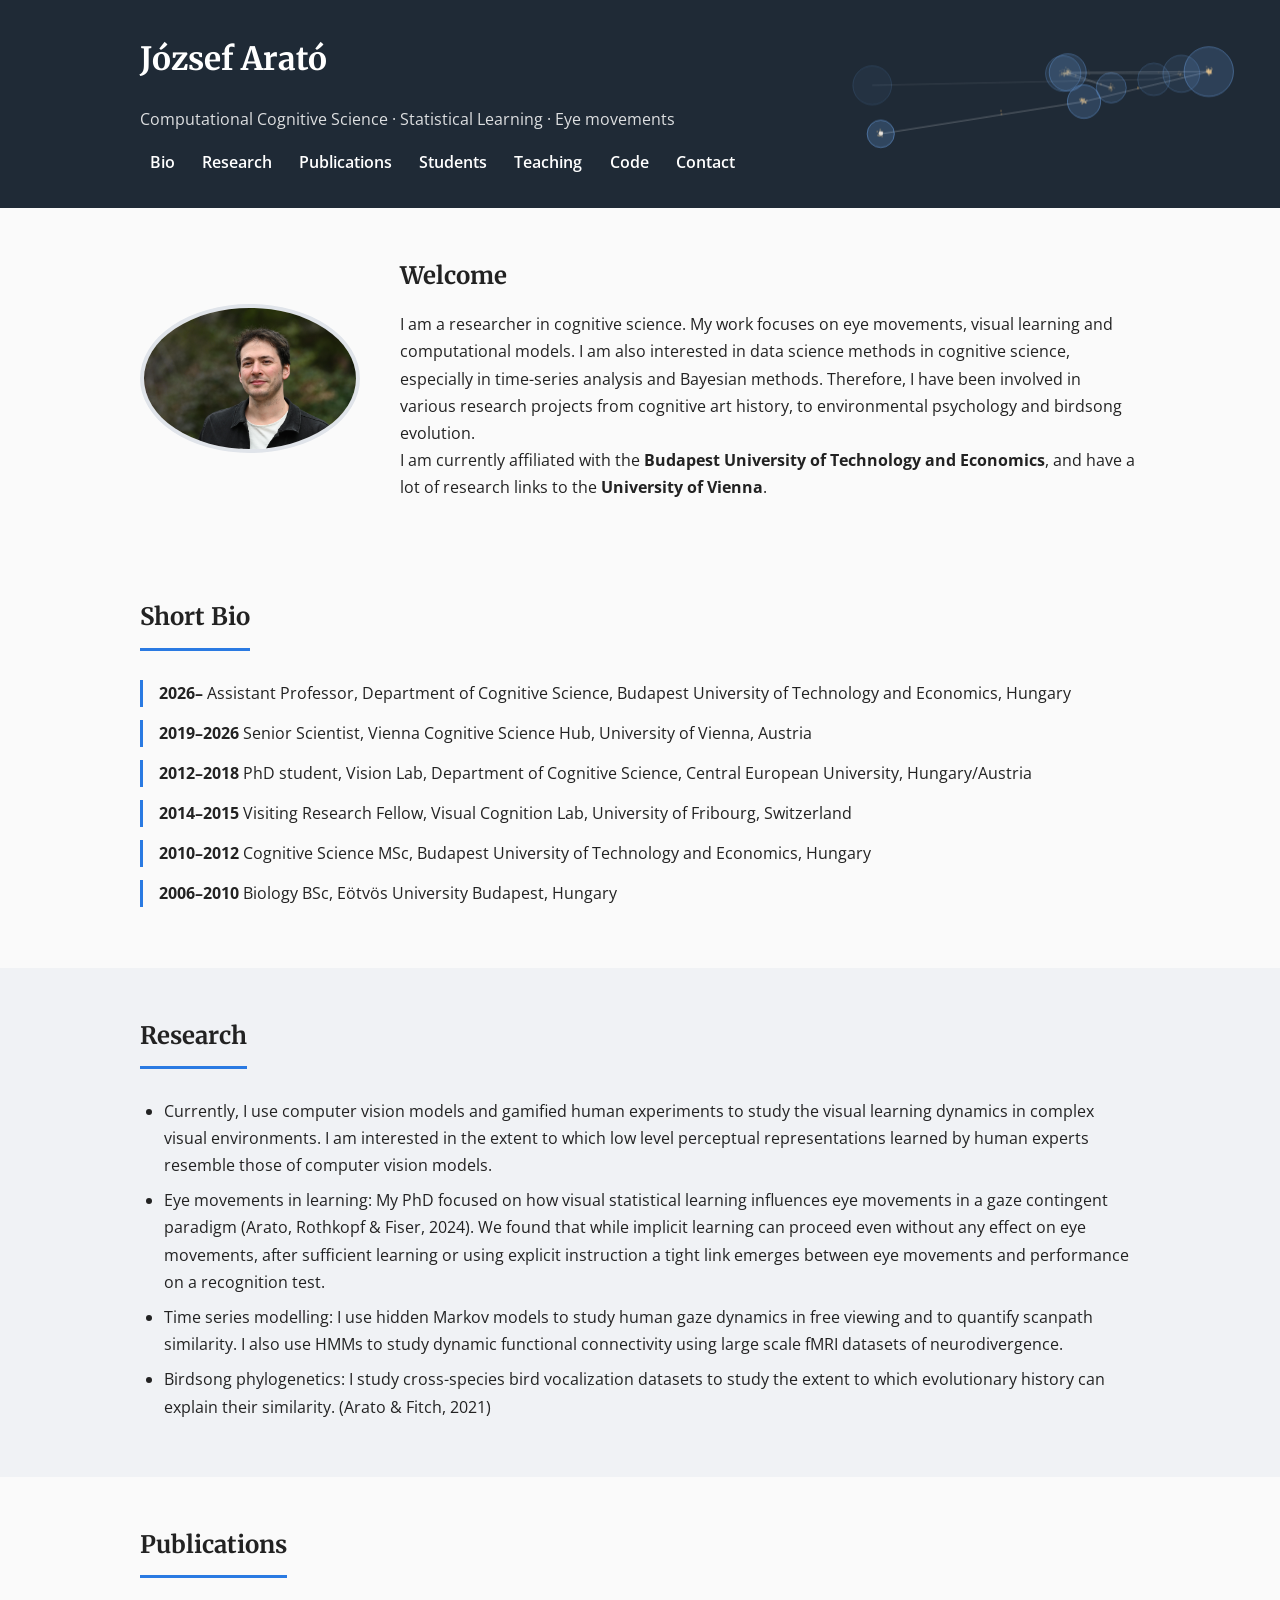
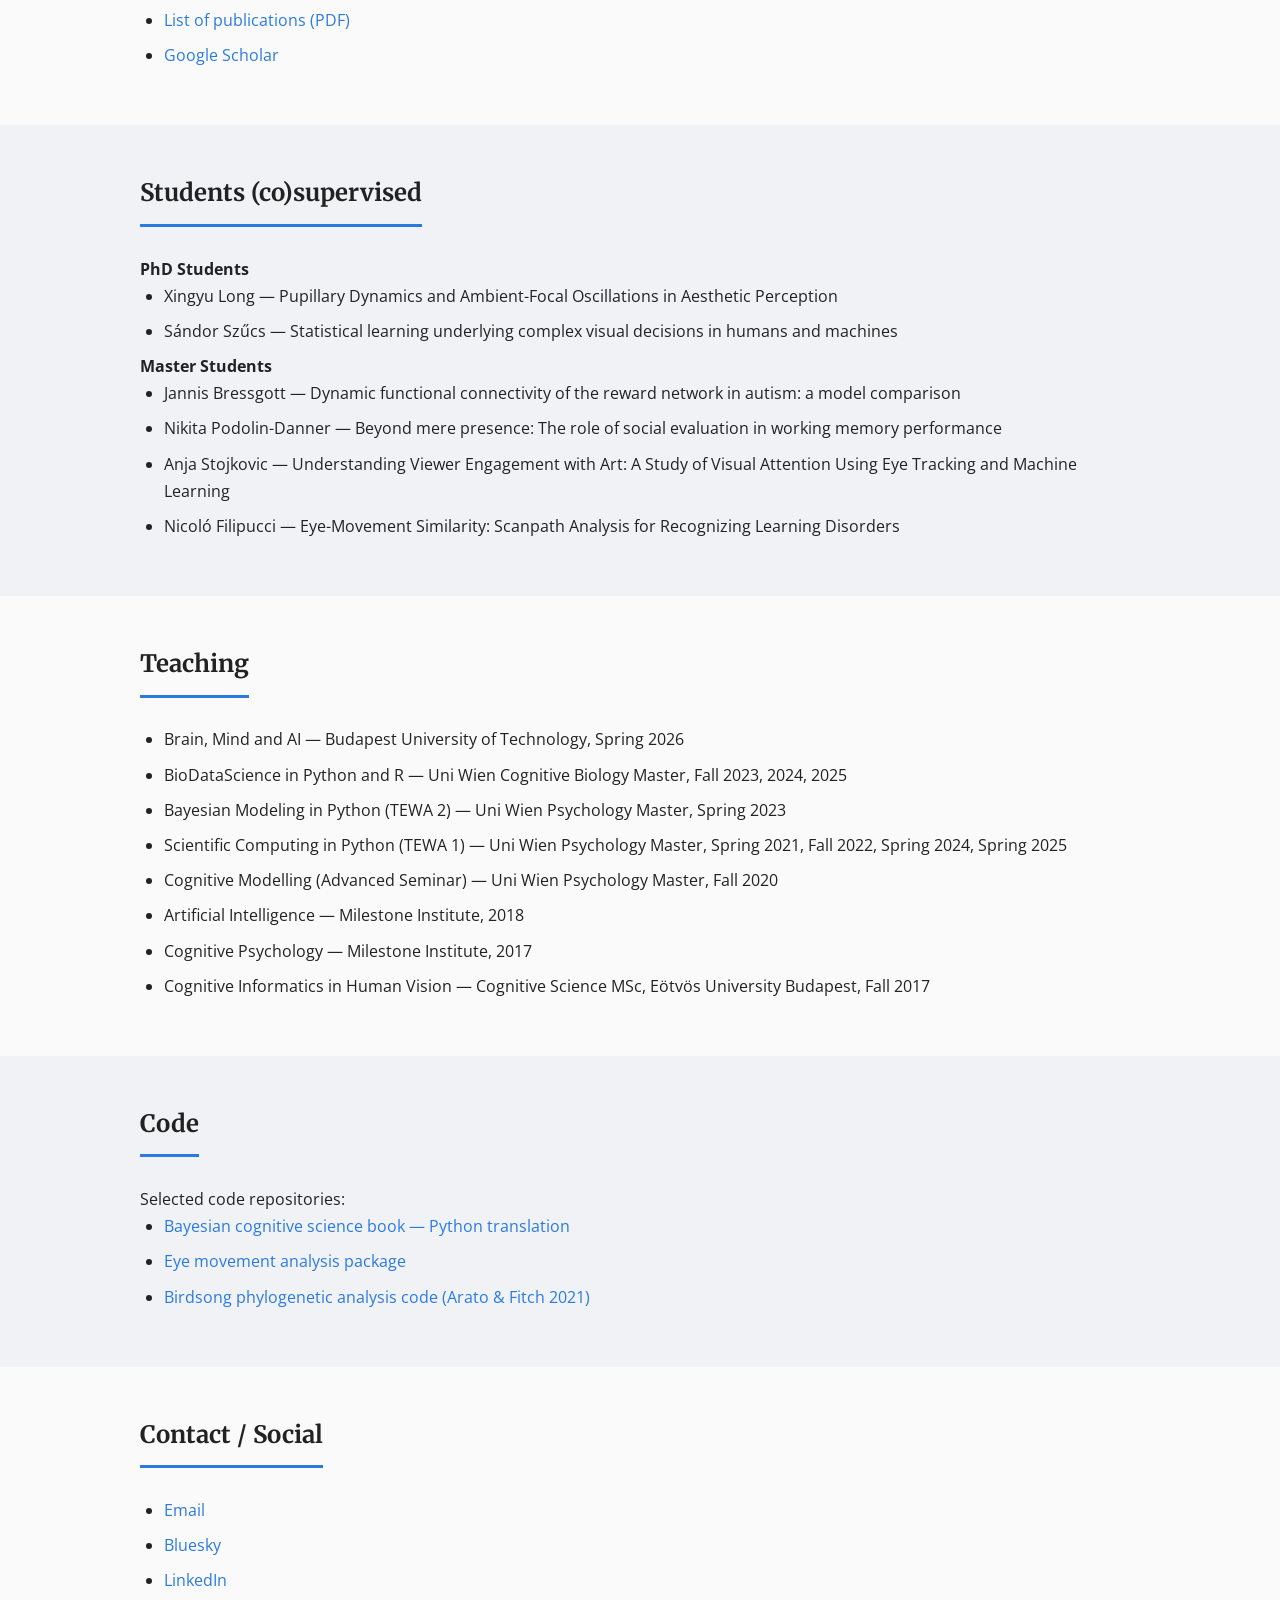
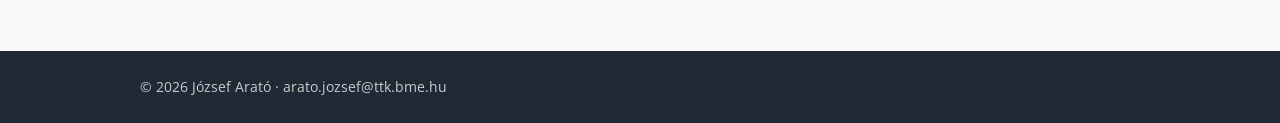
<file: index.html>
<!DOCTYPE html>
<html lang="en">
<head>
    <meta charset="UTF-8">
    <title>József Arató – Academic Website</title>
    <meta name="viewport" content="width=device-width, initial-scale=1.0">

    <!-- Main stylesheet -->
    <link rel="stylesheet" href="css/style.css">

    <!-- Google Fonts -->
    <link href="https://fonts.googleapis.com/css2?family=Merriweather:wght@300;400;700&family=Open+Sans:wght@300;400;600&display=swap" rel="stylesheet">
</head>
<body>

<header class="site-header">
    <div class="container">
        <h1 class="site-title">József Arató</h1>
        <p class="site-tagline">Computational Cognitive Science · Statistical Learning · Eye movements</p>

        <nav class="main-nav">
            <ul>
                <li><a href="#bio">Bio</a></li>
                <li><a href="#research">Research</a></li>
                <li><a href="#publications">Publications</a></li>
                <li><a href="#students">Students</a></li>
                <li><a href="#teaching">Teaching</a></li>
                <li><a href="#code">Code</a></li>
                <li><a href="#contact">Contact</a></li>
            </ul>
        </nav>
    </div>
</header>

<main class="site-content">

    <!-- Landing / Intro -->
    <section class="landing">
        <div class="container landing-grid">
            <img src="images/DSC_3152.JPG" alt="Profile photo of József Arató" class="profile-photo">
            <div>
                <h2>Welcome</h2>
                <p>
                    I am a researcher in cognitive science. My work focuses on eye movements, visual learning and computational models.
                    I am also interested in data science methods in cognitive science, especially in time-series analysis and Bayesian methods.
                    Therefore, I have been involved in various research projects from cognitive art history, to environmental psychology and birdsong evolution.
                </p>
                <p>
                    I am currently affiliated with the <strong>Budapest University of Technology and Economics</strong>, and have a lot of research links to the <strong>University of Vienna</strong>.
                </p>
            </div>
        </div>
    </section>

    <!-- Bio -->
    <section id="bio" class="content-section">
        <div class="container">
            <h2>Short Bio</h2>
            <div class="bio-entry"><b>2026–</b> Assistant Professor, Department of Cognitive Science, Budapest University of Technology and Economics, Hungary</div>
            <div class="bio-entry"><b>2019–2026</b> Senior Scientist, Vienna Cognitive Science Hub, University of Vienna, Austria</div>
            <div class="bio-entry"><b>2012–2018</b> PhD student, Vision Lab, Department of Cognitive Science, Central European University, Hungary/Austria</div>
            <div class="bio-entry"><b>2014–2015</b> Visiting Research Fellow, Visual Cognition Lab, University of Fribourg, Switzerland</div>
            <div class="bio-entry"><b>2010–2012</b> Cognitive Science MSc, Budapest University of Technology and Economics, Hungary</div>
            <div class="bio-entry"><b>2006–2010</b> Biology BSc, Eötvös University Budapest, Hungary</div>
        </div>
    </section>

    <!-- Research -->
    <section id="research" class="content-section alt-bg">
        <div class="container">
            <h2>Research</h2>
            <ul>
                <li>Currently, I use computer vision models and gamified human experiments to study the visual learning dynamics in complex visual environments. I am interested in the extent to which low level perceptual representations learned by human experts resemble those of computer vision models.</li>
                <li>Eye movements in learning: My PhD focused on how visual statistical learning influences eye movements in a gaze contingent paradigm (Arato, Rothkopf &amp; Fiser, 2024). We found that while implicit learning can proceed even without any effect on eye movements, after sufficient learning or using explicit instruction a tight link emerges between eye movements and performance on a recognition test.</li>
                <li>Time series modelling: I use hidden Markov models to study human gaze dynamics in free viewing and to quantify scanpath similarity. I also use HMMs to study dynamic functional connectivity using large scale fMRI datasets of neurodivergence.</li>
                <li>Birdsong phylogenetics: I study cross-species bird vocalization datasets to study the extent to which evolutionary history can explain their similarity. (Arato &amp; Fitch, 2021)</li>
            </ul>
        </div>
    </section>

    <!-- Publications -->
    <section id="publications" class="content-section">
        <div class="container">
            <h2>Publications</h2>
            <ul>
                <li><a href="files/publications.pdf" target="_blank">List of publications (PDF)</a></li>
                <li><a href="https://scholar.google.com/citations?user=Jt8HCfYAAAAJ&hl=en&oi=ao">Google Scholar</a></li>
            </ul>
        </div>
    </section>

    <!-- Students -->
    <section id="students" class="content-section alt-bg">
        <div class="container">
            <h2>Students (co)supervised</h2>
            <p><strong>PhD Students</strong></p>
            <ul>
                <li>Xingyu Long — Pupillary Dynamics and Ambient-Focal Oscillations in Aesthetic Perception</li>
                <li>Sándor Szűcs — Statistical learning underlying complex visual decisions in humans and machines </li>

            </ul>
            <p><strong>Master Students</strong></p>
            <ul>
                <li>Jannis Bressgott — Dynamic functional connectivity of the reward network in autism: a model comparison</li>
                <li>Nikita Podolin-Danner — Beyond mere presence: The role of social evaluation in working memory performance</li>
                <li>Anja Stojkovic — Understanding Viewer Engagement with Art: A Study of Visual Attention Using Eye Tracking and Machine Learning</li>
                <li>Nicoló Filipucci — Eye-Movement Similarity: Scanpath Analysis for Recognizing Learning Disorders</li>
            </ul>
        </div>
    </section>

    <!-- Teaching -->
    <section id="teaching" class="content-section">
        <div class="container">
            <h2>Teaching</h2>
            <ul>
                <li>Brain, Mind and AI — Budapest University of Technology, Spring 2026</li>
                <li>BioDataScience in Python and R — Uni Wien Cognitive Biology Master, Fall 2023, 2024, 2025</li>
                <li>Bayesian Modeling in Python (TEWA 2) — Uni Wien Psychology Master, Spring 2023</li>
                <li>Scientific Computing in Python (TEWA 1) — Uni Wien Psychology Master, Spring 2021, Fall 2022, Spring 2024, Spring 2025</li>
                <li>Cognitive Modelling (Advanced Seminar) — Uni Wien Psychology Master, Fall 2020</li>
                <li>Artificial Intelligence — Milestone Institute, 2018</li>
                <li>Cognitive Psychology — Milestone Institute, 2017</li>
                <li>Cognitive Informatics in Human Vision — Cognitive Science MSc, Eötvös University Budapest, Fall 2017</li>
            </ul>
        </div>
    </section>

    <!-- Code -->
    <section id="code" class="content-section alt-bg">
        <div class="container">
            <h2>Code</h2>
            <p>Selected code repositories:</p>
            <ul>
                <li><a href="https://github.com/jozsarato/bayescogdat">Bayesian cognitive science book — Python translation</a></li>
                <li><a href="https://github.com/jozsarato/PyEyeSim">Eye movement analysis package</a></li>
                <li><a href="https://github.com/jozsarato/PhyloBirdSong">Birdsong phylogenetic analysis code (Arato &amp; Fitch 2021)</a></li>
            </ul>
        </div>
    </section>

    <!-- Contact -->
    <section id="contact" class="content-section">
        <div class="container">
            <h2>Contact / Social</h2>
            <ul>
                <li><a href="mailto:arato.jozsef@ttk.bme.hu">Email</a></li>
                <li><a href="https://bsky.app/profile/jozsarato.bsky.social">Bluesky</a></li>
                <li><a href="https://www.linkedin.com/in/j%C3%B3zsef-arat%C3%B3-2b4764139/">LinkedIn</a></li>
            </ul>
        </div>
    </section>

</main>

<footer class="site-footer">
    <div class="container">
        <p>
            &copy; 2026 József Arató ·
            <a href="mailto:arato.jozsef@ttk.bme.hu">arato.jozsef@ttk.bme.hu</a>
        </p>
    </div>
</footer>

<script src="js/gaze-animation.js"></script>
</body>
</html>
</file>
<file: css/style.css>
/* Base reset */
* {
    margin: 0;
    padding: 0;
    box-sizing: border-box;
}

/* Smooth scrolling */
html {
    scroll-behavior: smooth;
}

/* Typography */
body {
    font-family: "Open Sans", sans-serif;
    line-height: 1.7;
    color: #222;
    background-color: #fafafa;
}

h1, h2, h3 {
    font-family: "Merriweather", serif;
    font-weight: 700;
    margin-bottom: 0.6em;
}

a {
    color: #2a7ae2;
    text-decoration: none;
}

a:hover {
    text-decoration: underline;
}

/* Layout helpers */
.container {
    width: 90%;
    max-width: 1000px;
    margin: 0 auto;
}

/* Header */
.site-header {
    background: #1f2a36;
    color: #fff;
    padding: 2rem 0;
    position: relative;
    overflow: hidden;
}

/* Animated gaze scanpath behind the header */
.gaze-canvas {
    position: absolute;
    inset: 0;
    width: 100%;
    height: 100%;
    pointer-events: none;
}

.site-header .container {
    position: relative;
    z-index: 1;
}

.site-title {
    font-size: 2rem;
}

.site-tagline {
    font-size: 1rem;
    opacity: 0.85;
    margin-bottom: 0.5rem;
}

/* Navigation */
.main-nav ul {
    list-style: none;
    display: flex;
    flex-wrap: wrap;
    gap: 0.5rem;
    margin-top: 1rem;
}

.main-nav a {
    color: #fff;
    text-decoration: none;
    font-weight: 600;
    padding: 0.2em 0.6em;
    border-radius: 4px;
    transition: background 0.15s;
}

.main-nav a:hover {
    background: rgba(255, 255, 255, 0.15);
    text-decoration: none;
}

/* Landing */
.landing {
    padding: 3rem 0;
}

.landing-grid {
    display: grid;
    grid-template-columns: 220px 1fr;
    gap: 2.5rem;
    align-items: center;
}

.profile-photo {
    width: 220px;
   # height: 220px;
    border-radius: 50%;
    object-fit: contain;
    border: 4px solid #e0e4ea;
}

/* Sections */
.content-section {
    padding: 3rem 0;
}

.content-section h2 {
    padding-bottom: 0.4em;
    border-bottom: 3px solid #2a7ae2;
    display: inline-block;
    margin-bottom: 1.2em;
}

.alt-bg {
    background: #f0f2f5;
}

.content-section ul,
.content-section ol {
    margin-left: 1.5rem;
}

.content-section li {
    margin-bottom: 0.5rem;
}

/* Bio timeline */
.bio-entry {
    border-left: 3px solid #2a7ae2;
    padding-left: 1rem;
    margin-bottom: 0.8rem;
}

/* Publications */
.pub-list li {
    margin-bottom: 1rem;
}

/* Footer */
.site-footer {
    background: #1f2a36;
    color: #ccc;
    padding: 1.5rem 0;
    font-size: 0.9rem;
}

.site-footer a {
    color: #ccc;
}
</file>
